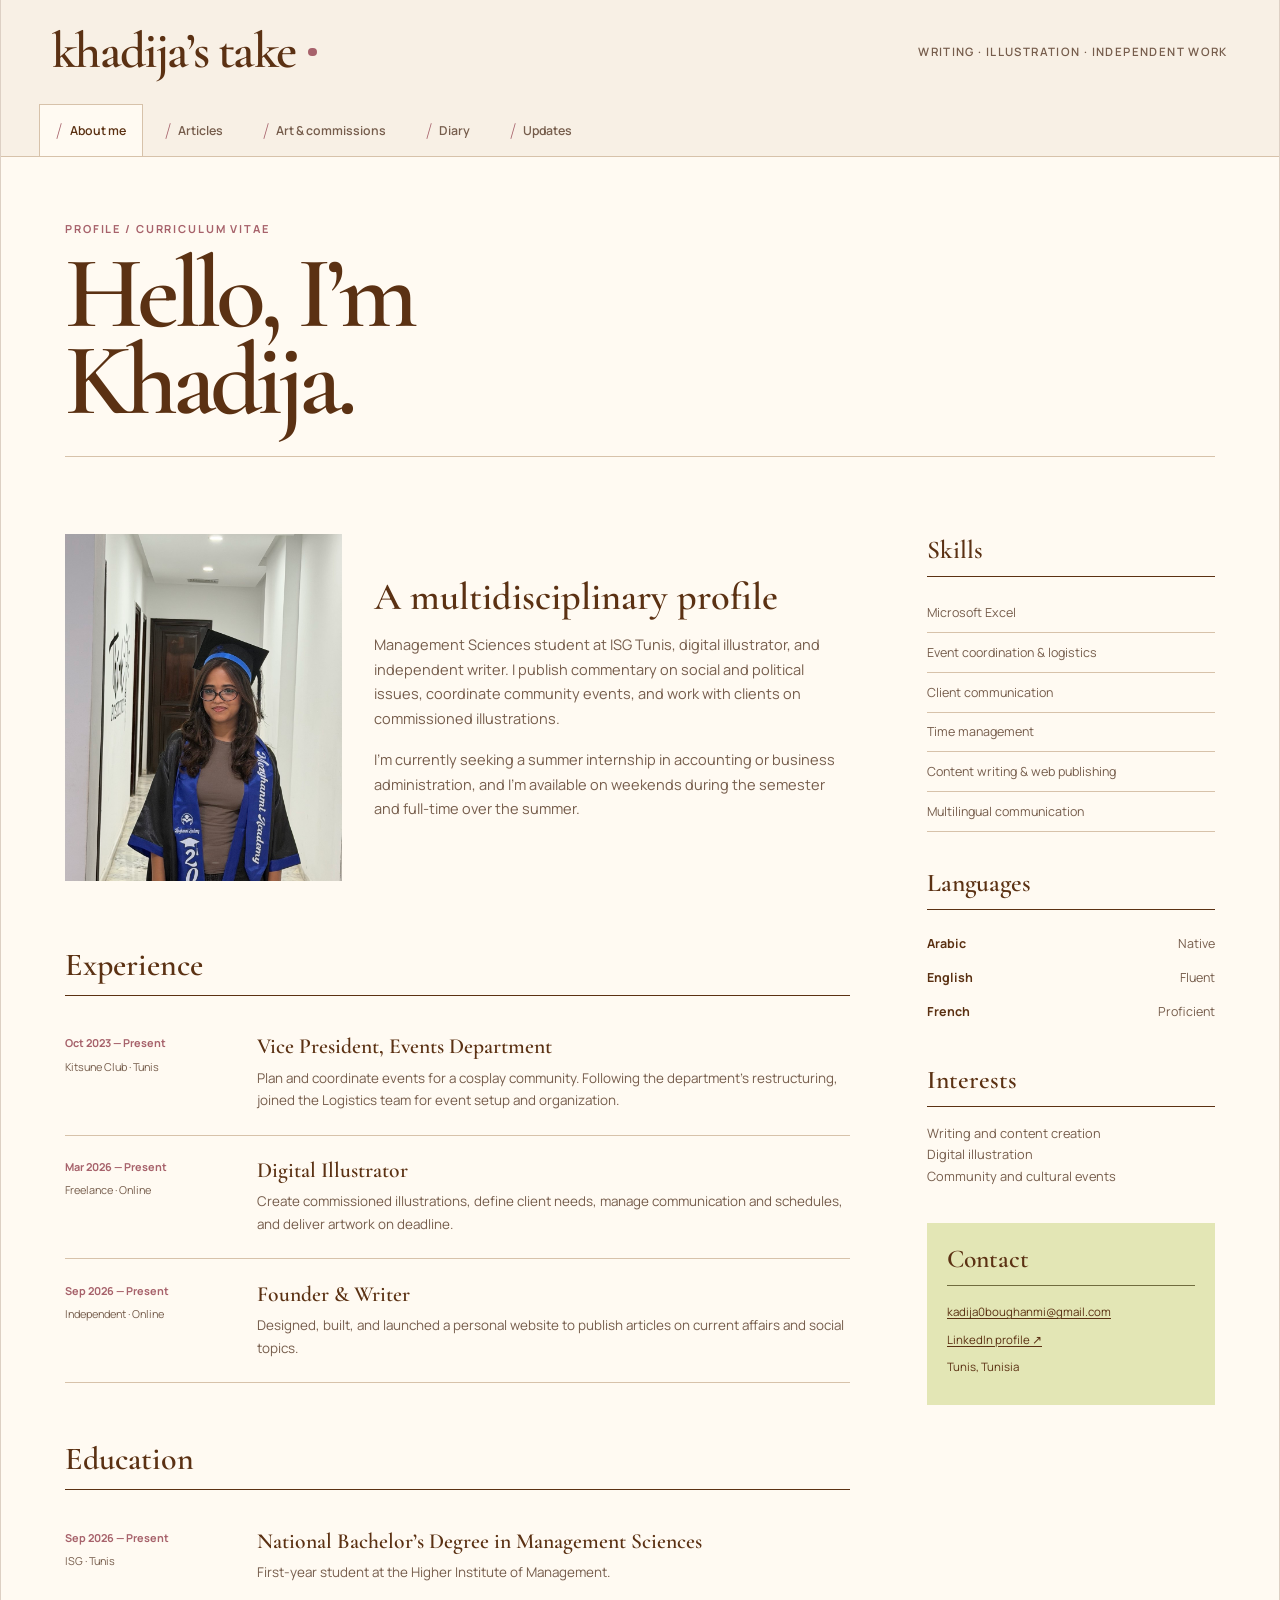
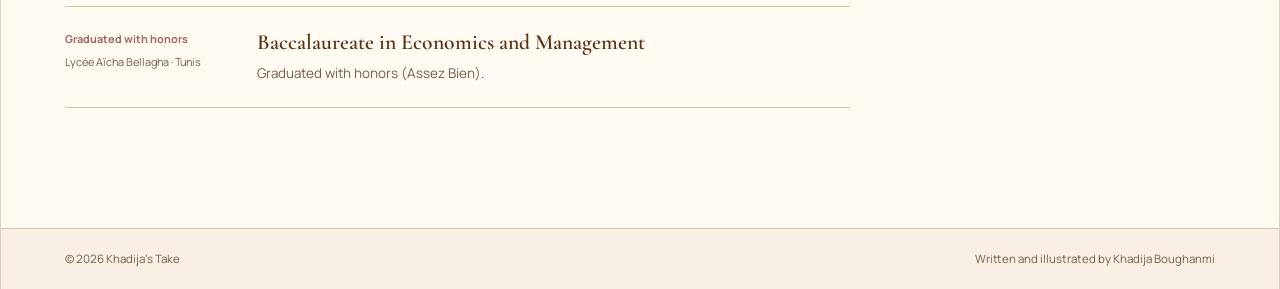
<file: index.html>
<!DOCTYPE html>
<html lang="en">
<head>
  <meta charset="UTF-8">
  <meta name="viewport" content="width=device-width, initial-scale=1">
  <meta name="description" content="Khadija Boughanmi’s personal portfolio: social commentary, digital illustration, and art commissions.">
  <title>Khadija’s Take</title>
  <link rel="icon" href="data:image/svg+xml,%3Csvg xmlns='http://www.w3.org/2000/svg' viewBox='0 0 64 64'%3E%3Crect width='64' height='64' rx='12' fill='%235b3113'/%3E%3Ctext x='32' y='43' text-anchor='middle' font-size='36' fill='%23fffaf2'%3EK%3C/text%3E%3C/svg%3E">
  <link rel="preconnect" href="https://fonts.googleapis.com">
  <link rel="preconnect" href="https://fonts.gstatic.com" crossorigin>
  <link href="https://fonts.googleapis.com/css2?family=Cormorant+Garamond:wght@500;600;700&family=Manrope:wght@400;500;600;700&display=swap" rel="stylesheet">
  <link rel="stylesheet" href="style.css">
</head>
<body>
  <a class="skip-link" href="#main">Skip to content</a>
  <div class="site">
    <header class="site-header">
      <div class="header-top">
        <a class="brand" href="index.html#home" aria-label="Khadija’s Take, home">khadija’s take<span class="brand-dot" aria-hidden="true"></span></a>
        <p class="header-note">Writing · Illustration · Independent work</p>
      </div>
      <nav class="file-nav" id="navigation" aria-label="Main navigation"></nav>
    </header>
    <main id="main" tabindex="-1"></main>
    <footer>
      <span>&copy; <span id="year"></span> Khadija’s Take</span>
      <span>Written and illustrated by Khadija Boughanmi</span>
    </footer>
  </div>
  <script src="posts.js"></script>
  <script src="app.js"></script>
</body>
</html>
</file>
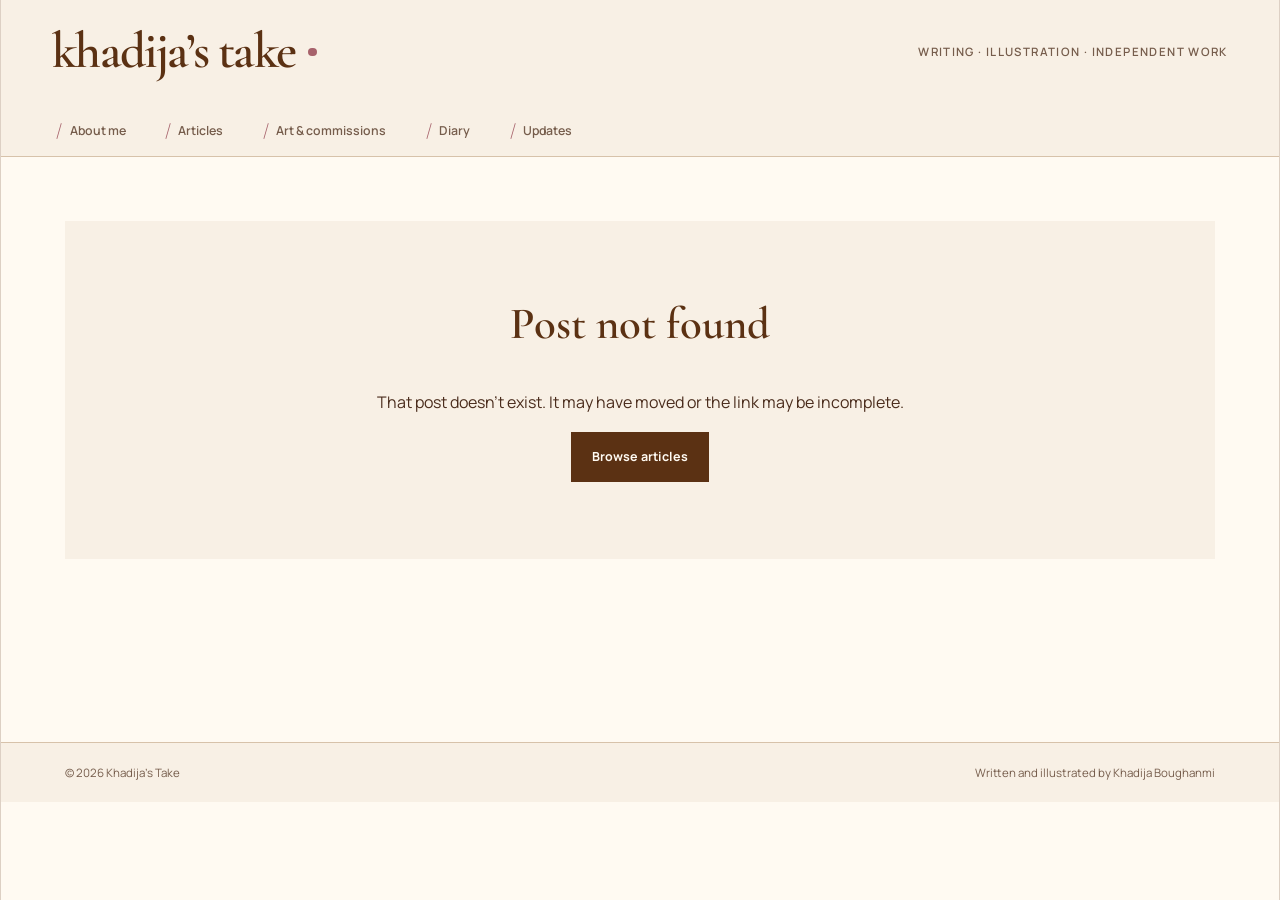
<file: post.html>
<!DOCTYPE html>
<html lang="en">
<head>
  <meta charset="UTF-8">
  <meta name="viewport" content="width=device-width, initial-scale=1">
  <meta name="description" content="An article from Khadija’s Take by Khadija Boughanmi.">
  <title>Article — Khadija’s Take</title>
  <link rel="icon" href="data:image/svg+xml,%3Csvg xmlns='http://www.w3.org/2000/svg' viewBox='0 0 64 64'%3E%3Crect width='64' height='64' rx='12' fill='%235b3113'/%3E%3Ctext x='32' y='43' text-anchor='middle' font-size='36' fill='%23fffaf2'%3EK%3C/text%3E%3C/svg%3E">
  <link rel="preconnect" href="https://fonts.googleapis.com">
  <link rel="preconnect" href="https://fonts.gstatic.com" crossorigin>
  <link href="https://fonts.googleapis.com/css2?family=Cormorant+Garamond:wght@500;600;700&family=Manrope:wght@400;500;600;700&display=swap" rel="stylesheet">
  <link rel="stylesheet" href="style.css">
</head>
<body>
  <a class="skip-link" href="#main">Skip to content</a>
  <div class="site">
    <header class="site-header">
      <div class="header-top">
        <a class="brand" href="index.html#home" aria-label="Khadija’s Take, home">khadija’s take<span class="brand-dot" aria-hidden="true"></span></a>
        <p class="header-note">Writing · Illustration · Independent work</p>
      </div>
      <nav class="file-nav" id="navigation" aria-label="Main navigation"></nav>
    </header>
    <main id="main" tabindex="-1"></main>
    <footer>
      <span>&copy; <span id="year"></span> Khadija’s Take</span>
      <span>Written and illustrated by Khadija Boughanmi</span>
    </footer>
  </div>
  <script src="posts.js"></script>
  <script src="app.js"></script>
</body>
</html>
</file>
<file: style.css>
:root {
  --sand: #e6d2b9;
  --mocha: #b08f7a;
  --chocolate: #795138;
  --espresso: #5b3113;
  --baby-pink: #ffdddd;
  --blush: #f7bfc2;
  --dusty-rose: #cb8d95;
  --mauve: #a7626b;
  --light-sage: #e3e6b5;
  --meadow: #cacd7d;
  --olive: #777526;
  --moss: #706c3e;
  --paper: #fffaf2;
  --paper-deep: #f8f0e5;
  --ink: #4a2c1c;
  --muted: #765d4c;
  --head: #5b3113;
  --link: #82434e;
  --line: #d7c2aa;
  --entry: #fffaf2;
  --strip: #e6d2b9;
  --serif: "Cormorant Garamond", Georgia, serif;
  --sans: "Manrope", "Trebuchet MS", sans-serif;
}

* { box-sizing: border-box; }
html { scroll-behavior: smooth; }
body {
  margin: 0;
  min-width: 0;
  background: var(--sand);
  color: var(--ink);
  font: 400 1rem/1.7 var(--sans);
  text-align: left;
  -webkit-font-smoothing: antialiased;
}
body::before {
  content: "";
  position: fixed;
  inset: 0;
  pointer-events: none;
  opacity: .22;
  background-image: repeating-linear-gradient(90deg, transparent 0, transparent 31px, #7951380a 32px);
}
::selection { background: var(--moss); color: var(--paper); }
a { color: var(--link); text-decoration-thickness: 1px; text-underline-offset: .2em; }
a:hover { color: var(--espresso); }
a, button, input, select, textarea, summary { -webkit-tap-highlight-color: transparent; }
a:focus-visible, button:focus-visible, input:focus-visible, select:focus-visible, textarea:focus-visible, summary:focus-visible, .art-slider:focus-visible {
  outline: 3px solid var(--mauve);
  outline-offset: 4px;
}
button, input, select, textarea { font: inherit; }
button, summary, select { cursor: pointer; }
img { max-width: 100%; }
h1, h2, h3, p { overflow-wrap: break-word; }
.skip-link { position: fixed; z-index: 20; top: .5rem; left: .5rem; transform: translateY(-180%); padding: .7rem 1rem; background: var(--espresso); color: var(--paper); }
.skip-link:focus { transform: translateY(0); }
.site { position: relative; max-width: 1280px; min-height: 100dvh; margin: 0 auto; background: var(--paper); border-inline: 1px solid #79513840; }
.site-header { position: relative; z-index: 2; background: var(--paper-deep); border-bottom: 1px solid var(--line); }
.header-top { display: flex; align-items: center; justify-content: space-between; gap: 2rem; min-height: 104px; padding: 1.5rem clamp(1.25rem, 4vw, 3.5rem); }
.brand { display: inline-flex; align-items: center; gap: .8rem; color: var(--espresso); font: 600 clamp(2rem, 4vw, 3.25rem)/1 var(--serif); letter-spacing: -.035em; text-decoration: none; }
.brand-dot { width: .55rem; height: .55rem; border-radius: 50%; background: var(--mauve); }
.header-note { margin: 0; color: var(--muted); font-size: .72rem; font-weight: 600; letter-spacing: .12em; text-transform: uppercase; }
.file-nav { display: flex; align-items: end; gap: .35rem; padding: 0 clamp(1rem, 3vw, 2.75rem); overflow-x: auto; scrollbar-width: thin; }
.file-nav a { flex: 0 0 auto; display: inline-flex; align-items: center; gap: .45rem; min-height: 46px; padding: .7rem 1rem .6rem; border: 1px solid transparent; border-bottom: 0; color: var(--muted); font-size: .77rem; font-weight: 600; text-decoration: none; white-space: nowrap; transition: background-color .18s, color .18s, transform .18s; }
.file-nav a span { color: var(--mauve); font-family: var(--serif); font-size: 1.1rem; }
.file-nav a:hover { background: #e6d2b966; color: var(--espresso); transform: translateY(-2px); }
.file-nav a[aria-current="page"] { position: relative; background: var(--paper); border-color: var(--line); color: var(--espresso); }
.file-nav a[aria-current="page"]::after { content: ""; position: absolute; right: 0; bottom: -1px; left: 0; height: 2px; background: var(--paper); }
main { min-height: 65vh; padding: clamp(2rem, 5vw, 4.5rem) clamp(1.25rem, 5vw, 4.5rem); outline: none; }
footer { display: flex; justify-content: space-between; gap: 1rem; padding: 1.25rem clamp(1.25rem, 5vw, 4.5rem); border-top: 1px solid var(--line); background: var(--paper-deep); color: var(--muted); font-size: .72rem; }

.eyebrow { margin: 0 0 .8rem; color: var(--mauve); font-size: .69rem; font-weight: 700; letter-spacing: .17em; line-height: 1.5; text-transform: uppercase; }
.page-heading { display: grid; grid-template-columns: minmax(0, 1fr) minmax(15rem, 30rem); column-gap: 3rem; align-items: end; margin-bottom: clamp(2.5rem, 6vw, 5rem); padding-bottom: 2rem; border-bottom: 1px solid var(--line); }
.page-heading .eyebrow { grid-column: 1 / -1; }
.page-heading h1 { margin: 0; color: var(--espresso); font: 600 clamp(3.6rem, 8vw, 7.5rem)/.85 var(--serif); letter-spacing: -.055em; }
.page-intro { margin: 0; max-width: 34rem; color: var(--muted); font-size: .96rem; line-height: 1.75; }
.section-heading h2 { margin: 0; color: var(--espresso); font: 600 clamp(2.3rem, 5vw, 4rem)/1 var(--serif); letter-spacing: -.035em; }
.button { display: inline-flex; align-items: center; justify-content: center; gap: 1rem; min-height: 48px; padding: .85rem 1.25rem; border: 1px solid var(--espresso); border-radius: 0; font-size: .78rem; font-weight: 700; text-decoration: none; transition: background-color .18s, color .18s, transform .18s; }
.button:hover { transform: translateY(-2px); }
.button.primary { background: var(--espresso); color: var(--paper); }
.button.primary:hover { background: var(--mauve); border-color: var(--mauve); color: var(--paper); }
.text-link { display: inline-flex; gap: .5rem; align-items: center; color: var(--espresso); font-size: .77rem; font-weight: 700; }

/* Home */
.home-hero { display: grid; grid-template-columns: minmax(0, 1.5fr) minmax(16rem, .75fr); gap: clamp(2rem, 7vw, 7rem); align-items: end; min-height: 31rem; padding-bottom: clamp(3rem, 7vw, 6rem); }
.hero-copy h1 { margin: 0 0 1.8rem; color: var(--espresso); font: 600 clamp(4rem, 8vw, 7.7rem)/.84 var(--serif); letter-spacing: -.06em; }
.hero-copy h1 em { color: var(--mauve); font-weight: 500; }
.hero-copy > p:not(.eyebrow) { max-width: 38rem; margin: 0 0 2rem; color: var(--muted); font-size: 1.03rem; }
.hero-index { border-top: 1px solid var(--espresso); }
.index-label { display: block; padding: .8rem 0 1.1rem; color: var(--muted); font-size: .66rem; font-weight: 700; letter-spacing: .13em; text-transform: uppercase; }
.hero-index a { display: flex; align-items: center; gap: 1rem; min-height: 56px; border-top: 1px solid var(--line); color: var(--ink); text-decoration: none; transition: padding-left .18s, background-color .18s; }
.hero-index a:hover { padding-left: .5rem; background: var(--baby-pink); }
.hero-index b { color: var(--mauve); font: 600 1.2rem var(--serif); }
.hero-index span { font-size: .8rem; font-weight: 600; }
.latest-section { padding-top: 3rem; border-top: 1px solid var(--line); }
.latest-section .section-heading { margin-bottom: 2rem; }
.latest-section .section-heading .eyebrow { margin-bottom: .4rem; }

/* Articles */
.article-list { border-top: 1px solid var(--espresso); }
.article-row { display: grid; grid-template-columns: minmax(9rem, .4fr) minmax(0, 1.4fr); gap: clamp(1.5rem, 5vw, 5rem); padding: 2.2rem 0; border-bottom: 1px solid var(--line); }
.article-meta { display: flex; flex-direction: column; gap: .35rem; padding-top: .5rem; color: var(--muted); font-size: .7rem; }
.article-meta span { color: var(--mauve); font-weight: 700; letter-spacing: .08em; text-transform: uppercase; }
.article-copy h2 { margin: 0 0 .8rem; max-width: 48rem; color: var(--espresso); font: 600 clamp(2rem, 4vw, 3.5rem)/1.05 var(--serif); letter-spacing: -.035em; }
.article-copy h2 a { color: inherit; text-decoration: none; }
.article-copy h2 a:hover { color: var(--mauve); text-decoration: underline; text-decoration-thickness: 1px; }
.article-copy p { max-width: 45rem; margin: 0 0 1.1rem; color: var(--muted); }
.article-row.featured { padding-top: 0; border-top: 0; }
.article-row.featured .article-copy h2 { font-size: clamp(2.5rem, 5vw, 4.4rem); }
.empty-state { padding: clamp(2rem, 6vw, 5rem); background: var(--paper-deep); text-align: center; }
.empty-state h1, .empty-state h2 { margin-top: 0; color: var(--espresso); font: 600 2.8rem var(--serif); }

/* About */
.about-layout { display: grid; grid-template-columns: minmax(0, 1fr) 18rem; gap: clamp(2rem, 6vw, 5rem); align-items: start; }
.profile-block { display: grid; grid-template-columns: minmax(12rem, .7fr) minmax(0, 1.2fr); gap: 2rem; align-items: center; margin-bottom: 4rem; }
.portrait-frame { position: relative; aspect-ratio: 4 / 5; overflow: hidden; background: var(--moss); }
.portrait-placeholder { position: absolute; inset: 0; display: flex; flex-direction: column; justify-content: flex-end; padding: 1.5rem; background: linear-gradient(160deg, transparent 35%, #5b311380), repeating-linear-gradient(45deg, #e3e6b515 0 1px, transparent 1px 12px); color: var(--paper); }
.portrait-placeholder::before { content: "KB"; position: absolute; top: 12%; left: 50%; transform: translateX(-50%); color: #fffaf225; font: 600 8rem/1 var(--serif); }
.portrait-placeholder span { position: relative; font: 600 2rem/1 var(--serif); }
.portrait-placeholder small { position: relative; margin-top: .5rem; font-size: .66rem; letter-spacing: .13em; text-transform: uppercase; }
.portrait-frame img { position: absolute; inset: 0; display: none; width: 100%; height: 100%; object-fit: cover; }
.portrait-frame.has-image img { display: block; }
.profile-summary h2 { margin: 0 0 1rem; color: var(--espresso); font: 600 2.4rem/1 var(--serif); }
.profile-summary p { margin: 0 0 1rem; color: var(--muted); font-size: .91rem; }
.cv-section { margin-bottom: 3.5rem; }
.cv-section > h2, .about-aside h2 { margin: 0 0 1rem; padding-bottom: .7rem; border-bottom: 1px solid var(--espresso); color: var(--espresso); font: 600 2rem var(--serif); }
.cv-item { display: grid; grid-template-columns: 10.5rem minmax(0, 1fr); gap: 1.5rem; padding: 1.4rem 0; border-bottom: 1px solid var(--line); }
.cv-item time { display: block; color: var(--mauve); font-size: .68rem; font-weight: 700; }
.cv-item span { display: block; margin-top: .3rem; color: var(--muted); font-size: .68rem; }
.cv-item h3 { margin: 0 0 .4rem; color: var(--espresso); font: 600 1.35rem/1.2 var(--serif); }
.cv-item p { margin: 0; color: var(--muted); font-size: .84rem; }
.about-aside { position: sticky; top: 1rem; }
.about-aside section { margin-bottom: 2.2rem; }
.about-aside h2 { font-size: 1.6rem; }
.skill-list { margin: 0; padding: 0; list-style: none; }
.skill-list li { padding: .55rem 0; border-bottom: 1px solid var(--line); color: var(--muted); font-size: .78rem; }
.language-list { margin: 0; }
.language-list div { display: flex; justify-content: space-between; gap: 1rem; padding: .4rem 0; font-size: .78rem; }
.language-list dt { color: var(--espresso); font-weight: 700; }
.language-list dd { margin: 0; color: var(--muted); }
.about-aside section > p { color: var(--muted); font-size: .8rem; }
.contact-block { padding: 1.25rem; background: var(--light-sage); }
.contact-block h2 { border-color: var(--moss); }
.contact-block a, .contact-block span { display: block; margin: .5rem 0; color: var(--espresso); font-size: .72rem; overflow-wrap: anywhere; }

/* Updates */
.conversation { max-width: 48rem; margin: 0 auto; padding: clamp(1.25rem, 4vw, 3rem); background: var(--paper-deep); border: 1px solid var(--line); }
.chat-date { margin-bottom: 2rem; color: var(--muted); font-size: .65rem; font-weight: 700; letter-spacing: .12em; text-align: center; text-transform: uppercase; }
.message { display: flex; align-items: flex-end; gap: .8rem; margin-bottom: 1.2rem; }
.message-avatar { flex: 0 0 38px; display: grid; place-items: center; width: 38px; height: 38px; border-radius: 50%; background: var(--moss); color: var(--paper); font: 600 1rem var(--serif); }
.bubble { position: relative; max-width: 34rem; padding: 1rem 1.25rem; border: 1px solid var(--line); border-radius: 4px 18px 18px 18px; background: var(--paper); }
.bubble::before { content: ""; position: absolute; bottom: -1px; left: -8px; width: 12px; height: 12px; border-right: 1px solid var(--line); border-bottom: 1px solid var(--line); background: var(--paper); transform: skewX(35deg); }
.bubble > span { color: var(--mauve); font-size: .62rem; font-weight: 700; letter-spacing: .08em; text-transform: uppercase; }
.bubble p { margin: .2rem 0 .4rem; color: var(--muted); font-size: .8rem; }
.bubble a { position: relative; color: var(--espresso); font: 600 1.25rem/1.2 var(--serif); }

/* Art slider */
.portfolio-section { margin-bottom: clamp(4rem, 8vw, 7rem); }
.slider-heading { display: flex; align-items: end; justify-content: space-between; gap: 1rem; margin-bottom: 1.5rem; }
.slider-controls { display: flex; gap: .5rem; }
.slider-controls button { width: 46px; height: 46px; border: 1px solid var(--espresso); background: transparent; color: var(--espresso); font-size: 1.2rem; transition: background-color .18s, color .18s; }
.slider-controls button:hover { background: var(--espresso); color: var(--paper); }
.art-slider { --art-h: clamp(17.5rem, 30vw, 23.75rem); --grow: 1.2; display: flex; align-items: end; gap: 1rem; padding: 1rem .25rem 1.5rem; overflow-x: auto; overscroll-behavior-inline: contain; scroll-snap-type: x mandatory; scrollbar-color: var(--mauve) var(--paper-deep); }
.art-card { flex: 0 0 auto; width: calc(var(--art-h) * var(--r, .8)); margin: 0; scroll-snap-align: start; transition: width .25s ease-out; }
.art-card:hover, .art-card:focus-within { width: calc(var(--art-h) * var(--grow) * var(--r, .8)); }
.art-image { position: relative; width: 100%; height: var(--art-h); overflow: hidden; background: var(--sand); transition: height .25s ease-out; }
.art-card:hover .art-image, .art-card:focus-within .art-image { height: calc(var(--art-h) * var(--grow)); }
.art-card:nth-child(3n+2) .art-image { background: var(--baby-pink); }
.art-card:nth-child(3n) .art-image { background: var(--light-sage); }
.art-placeholder { position: absolute; inset: 0; display: flex; flex-direction: column; justify-content: space-between; padding: 1rem; background: repeating-linear-gradient(-45deg, transparent 0 12px, #79513809 12px 13px); color: var(--espresso); }
.art-placeholder::after { content: ""; align-self: center; width: 45%; aspect-ratio: 1; margin: auto; border: 1px solid currentColor; border-radius: 50% 50% 45% 55%; opacity: .25; }
.art-placeholder span { font: 600 1.4rem var(--serif); }
.art-placeholder small { font-size: .6rem; overflow-wrap: anywhere; }
.art-image img { position: absolute; inset: 0; display: block; width: 100%; height: 100%; object-fit: cover; opacity: 0; transition: opacity .2s ease-out; }
.art-image.has-image img { opacity: 1; }
.art-card figcaption { display: flex; justify-content: space-between; gap: .8rem; padding-top: .8rem; color: var(--espresso); font-size: .72rem; }
.art-card figcaption strong { flex: none; color: var(--mauve); }
.slider-hint { margin: 0; color: var(--muted); font-size: .65rem; }

/* Commission sheet */
.commission-sheet { margin-bottom: clamp(4rem, 8vw, 7rem); padding: clamp(1.5rem, 4vw, 3.5rem); border: 1px solid var(--espresso); background: var(--paper-deep); }
.sheet-title { display: flex; justify-content: space-between; gap: 2rem; align-items: end; padding-bottom: 1.8rem; border-bottom: 3px double var(--espresso); }
.sheet-title p { margin: 0; color: var(--mauve); font-size: .68rem; font-weight: 700; letter-spacing: .15em; text-transform: uppercase; }
.sheet-title h2 { margin: .15rem 0 0; color: var(--espresso); font: 700 clamp(3rem, 7vw, 6rem)/.9 var(--serif); letter-spacing: -.05em; text-transform: uppercase; }
.sheet-title > span { max-width: 12rem; color: var(--muted); font-size: .68rem; text-align: right; }
.price-columns { display: grid; grid-template-columns: 1fr 1fr; gap: clamp(2rem, 6vw, 5rem); padding: 2rem 0; }
.price-group h3, .can-do h3 { margin: 0 0 .7rem; color: var(--espresso); font-size: .7rem; letter-spacing: .13em; text-transform: uppercase; }
.price-group > div { display: flex; justify-content: space-between; gap: 1rem; padding: .65rem 0; border-bottom: 1px dotted var(--mocha); color: var(--ink); font-size: .78rem; }
.price-group b { flex: none; color: var(--espresso); }
.price-group b small { font-weight: 400; }
.price-group > p { margin: 1.5rem 0 0; color: var(--muted); font-size: .72rem; }
.can-do { display: grid; grid-template-columns: 1fr 1fr; gap: 2rem; padding-top: 1.4rem; border-top: 3px double var(--espresso); }
.can-do p { margin: 0; color: var(--muted); font-size: .75rem; }

/* Request form */
.request-section { display: grid; grid-template-columns: minmax(14rem, .6fr) minmax(0, 1.25fr); gap: clamp(2rem, 6vw, 5rem); align-items: start; }
.request-intro { position: sticky; top: 1rem; }
.request-intro h2 { margin: 0 0 1rem; color: var(--espresso); font: 600 clamp(2.7rem, 5vw, 4.5rem)/.95 var(--serif); letter-spacing: -.04em; }
.request-intro > p:not(.eyebrow) { color: var(--muted); font-size: .85rem; }
.process-note { display: grid; grid-template-columns: 2rem 1fr; gap: .2rem .5rem; margin-top: 2rem; padding-top: 1rem; border-top: 1px solid var(--line); }
.process-note span { color: var(--mauve); font: 600 1.1rem var(--serif); }
.process-note p { margin: 0; color: var(--espresso); font-size: .7rem; }
.commission-form { min-width: 0; }
.form-grid { display: grid; grid-template-columns: 1fr 1fr; gap: 1.3rem 1rem; }
.form-grid label { display: flex; flex-direction: column; gap: .4rem; color: var(--espresso); font-size: .7rem; font-weight: 700; }
.form-grid label > span { color: var(--muted); font-weight: 400; }
.form-grid input, .form-grid select, .form-grid textarea { width: 100%; min-height: 48px; padding: .7rem .8rem; border: 1px solid var(--line); border-radius: 0; background: var(--paper); color: var(--ink); font-size: .82rem; font-weight: 400; }
.form-grid textarea { resize: vertical; }
.form-grid input:hover, .form-grid select:hover, .form-grid textarea:hover { border-color: var(--mauve); }
.form-grid small { color: var(--muted); font-size: .62rem; font-weight: 400; }
.full-field { grid-column: 1 / -1; }
.file-field { padding: 1rem; border: 1px dashed var(--mocha); background: var(--paper-deep); }
.file-field input { border: 0; padding-inline: 0; background: transparent; }
.honeypot { position: absolute !important; left: -9999px !important; }
.terms { margin-top: 2rem; border-block: 1px solid var(--line); }
.terms summary { min-height: 48px; padding: .9rem 0; color: var(--espresso); font-size: .75rem; font-weight: 700; }
.terms-grid { display: grid; grid-template-columns: 1fr 1fr; gap: 1.5rem; padding: 1rem 0 2rem; }
.terms-grid h3 { margin: 0 0 .3rem; color: var(--mauve); font-size: .68rem; letter-spacing: .1em; text-transform: uppercase; }
.terms-grid p { margin: 0; color: var(--muted); font-size: .69rem; }
.agreement { display: flex; align-items: flex-start; gap: .7rem; margin: 1.5rem 0 .7rem; color: var(--espresso); font-size: .75rem; cursor: pointer; }
.agreement input { flex: 0 0 auto; width: 20px; height: 20px; margin-top: .15rem; accent-color: var(--mauve); }
.form-note { color: var(--muted); font-size: .65rem; }
.submit-button { width: 100%; margin-top: 1rem; }

/* Single article and preserved comments */
.single-post { max-width: 830px; margin: 0 auto; }
.back-link { display: inline-flex; min-height: 44px; align-items: center; color: var(--espresso); font-size: .75rem; font-weight: 700; }
.post-header { padding: 2rem 0 2.5rem; border-bottom: 1px solid var(--line); }
.post-header h1 { margin: 0 0 1.2rem; color: var(--espresso); font: 600 clamp(3rem, 7vw, 5.6rem)/.95 var(--serif); letter-spacing: -.045em; }
.post-header > p:last-child { max-width: 42rem; margin: 0; color: var(--muted); }
.post-body { padding: 2rem 0; font-family: var(--serif); font-size: 1.27rem; line-height: 1.7; }
.post-body p { margin: 0 0 1.35rem; }
.post-body p[dir="rtl"] { font-family: Tahoma, Arial, sans-serif; line-height: 2; }
.post-body h2 { margin: 2rem 0 .8rem; color: var(--espresso); font: 600 2rem var(--serif); }
.post-body ul { padding-left: 1.5rem; }
.post-body img { height: auto; }
.post-body blockquote { margin: 2rem 0; padding: 1rem 1.5rem; border-left: 2px solid var(--mauve); background: var(--paper-deep); }
.post-body pre { overflow-x: auto; padding: 1rem; background: var(--paper-deep); }
.take-title { margin: 2rem 0 1rem; padding-top: 2rem; border-top: 1px solid var(--line); color: var(--espresso); font: 600 2.6rem var(--serif); }
.like { display: inline-flex; align-items: center; gap: .5rem; min-height: 44px; margin: 0 0 1rem; padding: .4rem .9rem; background: none; border: 1px solid var(--line); border-radius: 999px; color: var(--ink); cursor: pointer; }
.like svg path { fill: none; stroke: var(--mauve); stroke-width: 2; }
.like.liked svg path { fill: var(--mauve); }
#comments-box { margin-top: 1rem; }
.debug-box { padding: 1rem; white-space: pre-wrap; background: var(--paper-deep); font-size: .75rem; }
.pad { color: var(--muted); }

@media (max-width: 900px) {
  .page-heading { grid-template-columns: 1fr; gap: 1.5rem; }
  .home-hero { grid-template-columns: 1fr; min-height: 0; }
  .hero-index { max-width: 32rem; }
  .about-layout { grid-template-columns: 1fr; }
  .about-aside { position: static; display: grid; grid-template-columns: 1fr 1fr; gap: 1.5rem; }
  .request-section { grid-template-columns: 1fr; }
  .request-intro { position: static; }
  .process-note { max-width: 25rem; }
}

@media (max-width: 640px) {
  body { font-size: .95rem; }
  .header-top { min-height: 84px; padding-block: 1.2rem; }
  .header-note { display: none; }
  .brand { font-size: 2.2rem; }
  .file-nav { padding-inline: .65rem; }
  .file-nav a { padding-inline: .75rem; font-size: .7rem; }
  main { padding-block: 2.5rem; }
  footer { flex-direction: column; gap: .25rem; }
  .page-heading { margin-bottom: 2.5rem; }
  .page-heading h1 { font-size: clamp(3.3rem, 17vw, 5rem); }
  .hero-copy h1 { font-size: clamp(3.6rem, 18vw, 5.5rem); }
  .article-row { grid-template-columns: 1fr; gap: .8rem; }
  .article-meta { flex-direction: row; flex-wrap: wrap; justify-content: space-between; }
  .profile-block { grid-template-columns: 1fr; }
  .portrait-frame { max-width: 22rem; }
  .cv-item { grid-template-columns: 1fr; gap: .7rem; }
  .about-aside { grid-template-columns: 1fr; gap: 0; }
  .conversation { padding-inline: 1rem; }
  .message-avatar { display: none; }
  .price-columns, .can-do { grid-template-columns: 1fr; gap: 2rem; }
  .sheet-title { align-items: start; flex-direction: column; gap: 1rem; }
  .sheet-title > span { text-align: left; }
  .form-grid, .terms-grid { grid-template-columns: 1fr; }
  .full-field { grid-column: auto; }
  /* On phones the common picture height is smaller so the widest (landscape) picture still fits the screen */
  .art-slider { --art-h: 62vw; --grow: 1; }
  .post-body { font-size: 1.16rem; }
}

@media (prefers-reduced-motion: reduce) {
  html { scroll-behavior: auto; }
  *, *::before, *::after { scroll-behavior: auto !important; transition-duration: .01ms !important; animation-duration: .01ms !important; animation-iteration-count: 1 !important; }
}
</file>
